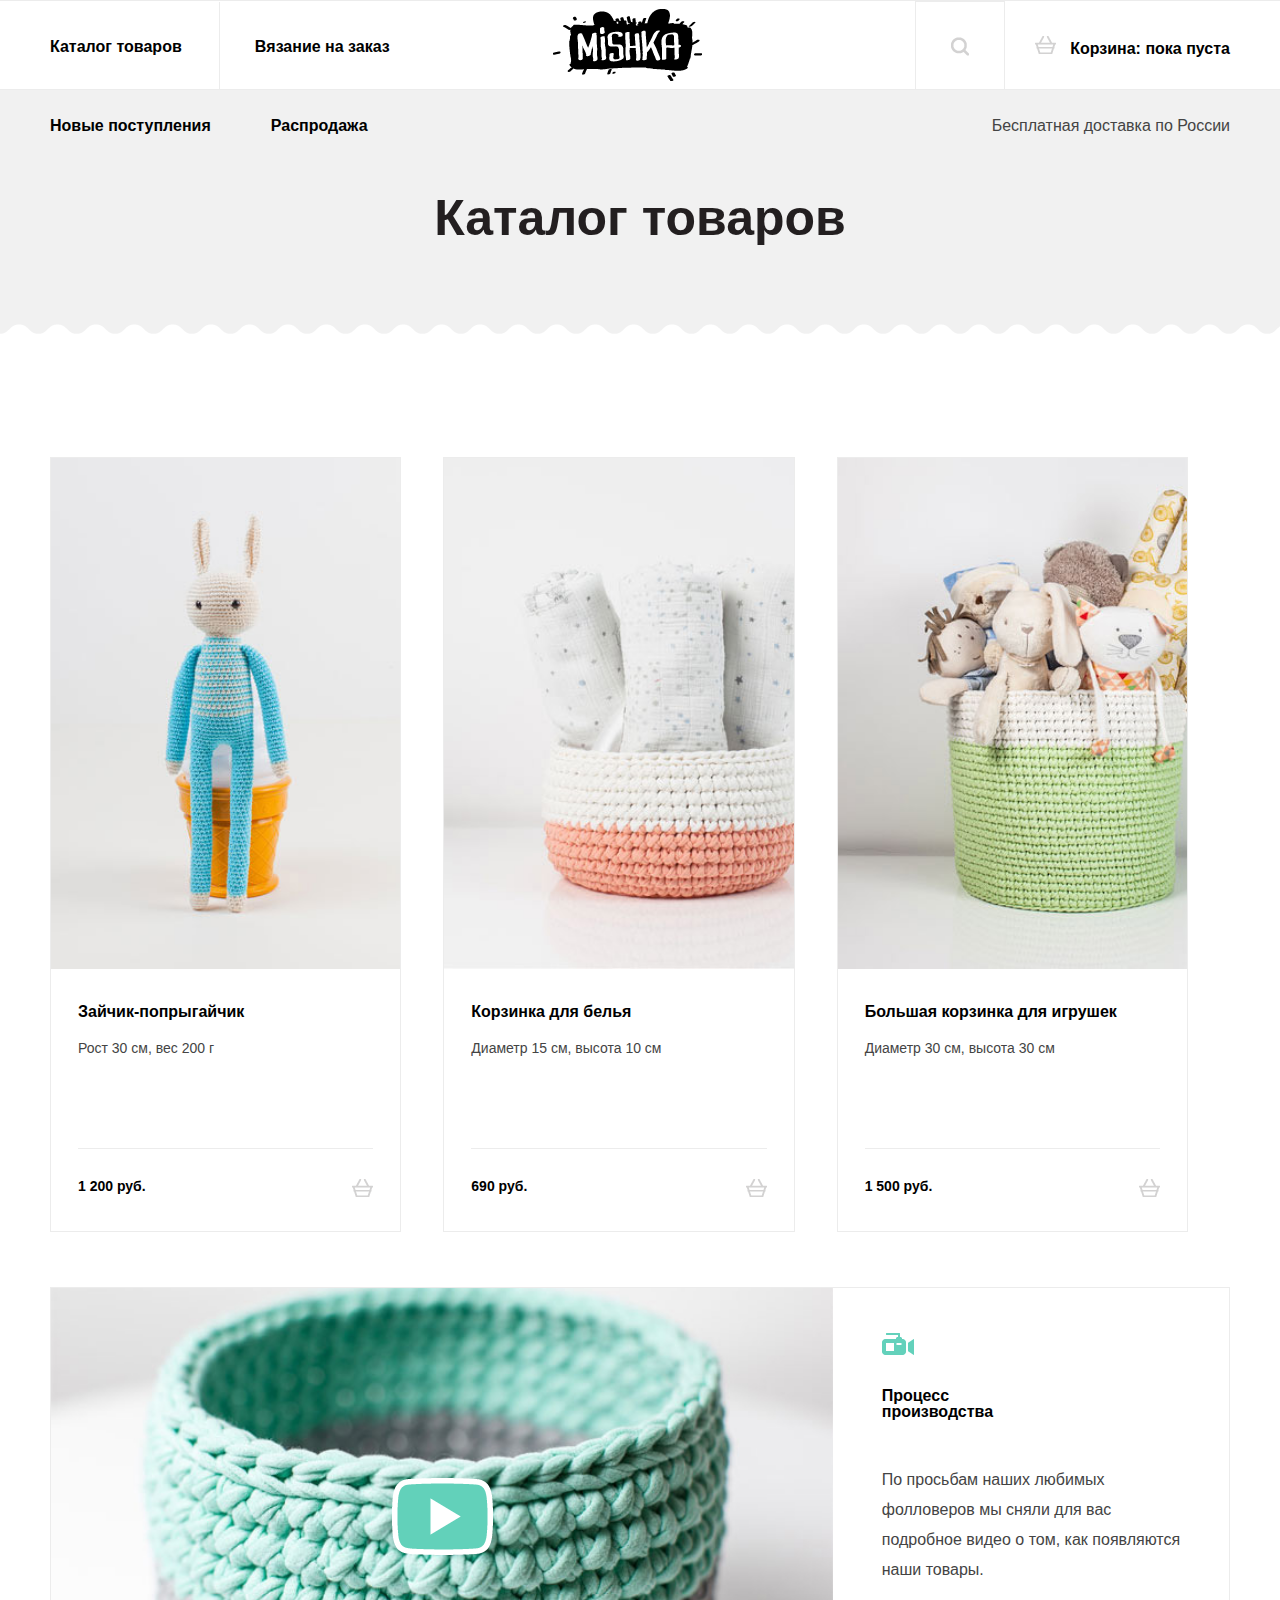
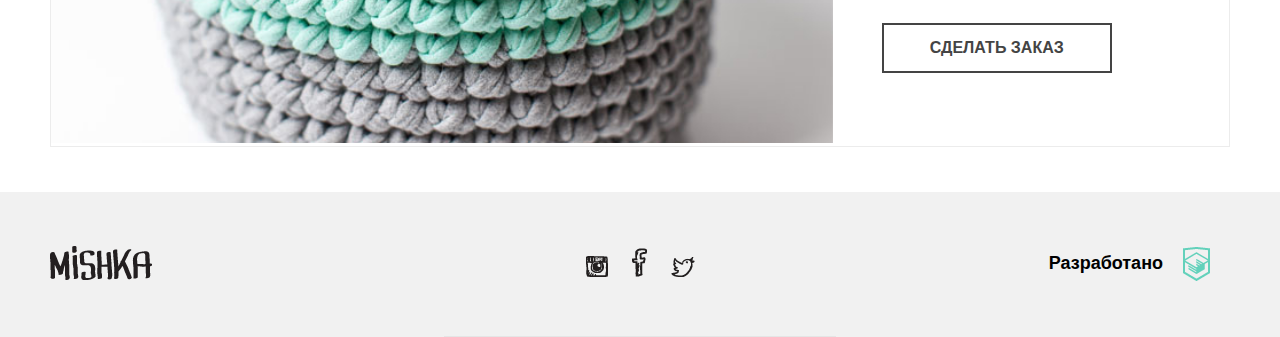
<file: catalog.html>
<!doctype html>
<html lang="en">
<head>
    <meta charset="utf-8">
    <meta http-equiv="X-UA-Compatible" content="IE=edge">
    <title>Website Title</title>
    <meta name="description" content="">
    <meta name="viewport" content="width=device-width, initial-scale=1">
    <link rel="stylesheet" href="styles/styles.css">
    <link href="https://fonts.googleapis.com/css?family=Open+Sans:300,400,700,800&amp;subset=cyrillic,cyrillic-ext"
          rel="stylesheet">
</head>
<body>
<header class="header header--mobile">
    <div class="container">
        <div class="header__content">
            <a href="index.html" class="header__logo">
                <i class="header__logo-img icon"></i>
            </a>
            <span class="header__sandwich "></span>
        </div>
    </div>
</header>
<header class="header header--tablet">
    <div class="container">
        <div class="header__content">
            <a href="index.html" class="header__tablet-logo">
                <i class="header__logo-img icon"></i>
            </a>
            <div class="header__nav">
                <div class="header__nav-wrapper">
                    <a href="#" class="header__nav-search icon"></a>
                </div>
                <div class="header__nav-cart icon">
                    <a href="#" class="header__nav-link icon"> Корзина: пока пуста</a>
                </div>
            </div>
        </div>
        <div class="header__nav-bottom">
            <div class="header__nav-menu">
                <div class="header__nav-left">
                    <a href="catalog.html">Каталог товаров</a>
                </div>
                <div class="header__nav-">
                    <a href="#">Вязание на заказ</a>
                </div>
            </div>
            <div class="header__nav-menu header__nav-menu--grey">
                <span>Бесплатная доставка по России</span>
            </div>
        </div>
    </div>
</header>
<header class="header-new">
    <div class="container ">
        <div class="header-new__top">
            <div class="header-new__block">
                <div class="header-new__nav">
                    <div class="header-new__nav-top">
                        <a href="catalog.html" class="header-new__link">Каталог товаров</a>
                    </div>
                    <div class="header-new__nav-top">
                        <a href="#" class="">Вязание на заказ</a>
                    </div>
                </div>
            </div>
            <div class="header-new__block header-new__logo">
                <a href="index.html">
                    <i class="header-new__icon icon"></i>
                </a>
            </div>
            <div class="header-new__block">
                <div class="header-new__user">
                    <div class="header-new__search">
                        <a href="catalog.html" class="header-new__search-icon icon "></a>
                    </div>

                    <div class="header-new__cart">
                        <a href="#" class="header-new__cart-icon "> Корзина: пока пуста</a>
                    </div>
                </div>
            </div>
        </div>
        <div class="header-new__bottom">
            <div class="header-new__nav">
                <div class="header-new__nav-bottom">
                    <a href="#">Новые поступления</a>
                </div>
                <div class="header-new__nav-bottom">
                    <a href="#">Распродажа</a>
                </div>
            </div>
            <div class="header-new__nav-delivery">
                <span>Бесплатная доставка по России</span>
            </div>
        </div>
    </div>
</header>
<div class="menu">
    <ul class="menu__nav">
        <li class="menu__item">
            <a href="">Каталог товаров</a>
        </li>
        <li class="menu__item">
            <a href="">Вязание на заказ</a>
        </li>
        <li class="menu__item menu__item--search">
            <a href="">Поиск по сайту</a>
        </li>
        <li class="menu__item menu__item--cart">
            <a href="">Корзина: пока пуста</a>
        </li>
    </ul>
</div>
<div class="catalog">
    <h2 class="catalog__title">Каталог товаров
        <div class="catalog__border--tablet"></div>
    </h2>
    <div class="container catalog__container">
        <article class="product">
                <div class="product__img-wrp">
                    <picture>
                        <source media="(min-width:1050px)" srcset="images/photo-1-desktop.jpg">
                        <source media="(min-width:600px)" srcset="images/photo-1-tablet.jpg">
                        <img class="product__img" src="images/photo-1.jpg" alt="">
                    </picture>
                </div>
                <div class="product__info">
                    <div class="product__description">
                        <h2 class="product__title">Зайчик-попрыгайчик</h2>
                        <span class="product__parameter">Рост 30 см, вес 200 г</span>
                    </div>
                    <div class="product__price">
                        <span class="product__value">1 200 руб.</span>
                        <div class="product__cart">
                            <i class="product__cart-img icon"></i>
                        </div>
                    </div>
                </div>
            </article>
        <article class="product">
            <div class="product__img-wrp">
                <picture>
                    <source media="(min-width:1050px)" srcset="images/photo-2-desktop.jpg">
                    <source media="(min-width:600px)" srcset="images/photo-2-tablet.jpg">
                    <img class="product__img" src="images/photo-2.jpg" alt="">
                </picture>
            </div>
            <div class="product__info">
                <div class="product__description">
                    <h2 class="product__title">Корзинка для белья</h2>
                    <span class="product__parameter">Диаметр 15 см, высота 10 см</span>
                </div>
                <div class="product__price">
                    <span class="product__value">690 руб.</span>
                    <div class="product__cart">
                        <i class="product__cart-img icon"></i>
                    </div>
                </div>
            </div>
        </article>
        <article class="product">
            <div class="product__img-wrp">
                <picture>
                    <source media="(min-width:1050px)" srcset="images/photo-3-desktop.jpg">
                    <source media="(min-width:600px)" srcset="images/photo-3-tablet.jpg">
                    <img class="product__img" src="images/photo-3.jpg" alt="">
                </picture>
            </div>
            <div class="product__info">
                <div class="product__description">
                    <h2 class="product__title">Большая корзинка для игрушек</h2>
                    <span class="product__parameter">Диаметр 30 см, высота 30 см</span>
                </div>
                <div class="product__price">
                    <span class="product__value">1 500 руб.</span>
                    <div class="product__cart">
                        <i class="product__cart-img icon"></i>
                    </div>
                </div>
            </div>
        </article>
    </div>
</div>
<div class="container">
    <div class="overview">
        <div class="overview__wrapper">
            <div class="overview__title-wrapper">
                <i class="overview__video-img icon"></i>
                <h3 class="overview__title">Процесс производства</h3>
            </div>
        </div>
        <div class="overview__video-wrap">
    <video id="video"  class="overview__video" preload="none">
        <source src="video/basket-crochet.mp4" type='video/mp4; codecs="avc1.42E01E, mp4a.40.2"'>
        <source src="video/basket-crochet.ogv" type='video/ogv; codecs="avc1.42E01E, mp4a.40.2"'>
        <source src="video/basket-crochet.webm" type='video/webm; codecs="avc1.42E01E, mp4a.40.2"'>
    </video>
    <div id="play-button" class="overview__btn"></div>
</div>
        <div class="overview__wrapper">
            <p class="overview__description">
                По просьбам наших любимых фолловеров мы сняли для вас подробное
                видео о том, как появляются наши товары.
            </p>
            <div class="overview__button button">
                <a href="form.html">Сделать заказ</a>
            </div>
        </div>
    </div>
</div>
<div class="footer">
    <div class="container footer__tablet">
        <div class="footer__block">
            <a href="index.html" class="footer__logo"></a>
        </div>
        <div class="footer__wrapper footer__block">
            <a href="https://www.instagram.com/" class="footer__social ">
                <i class="footer__social-insta icon"></i>
            </a>
            <a href="https://ru-ru.facebook.com/" class="footer__social">
                <i class="footer__social-fb icon"></i>
            </a>
            <a href="https://twitter.com/?lang=ru" class="footer__social">
                <i class="footer__social-twitter icon"></i>
            </a>
        </div>
        <div class="footer__develop footer__block">
            <a href="https://htmlacademy.ru" class="footer__develop-title">Разработано</a>
        </div>
    </div>
</div>
<script type="text/javascript" src="scripts/app.js"></script>
</body>
</html>
</file>
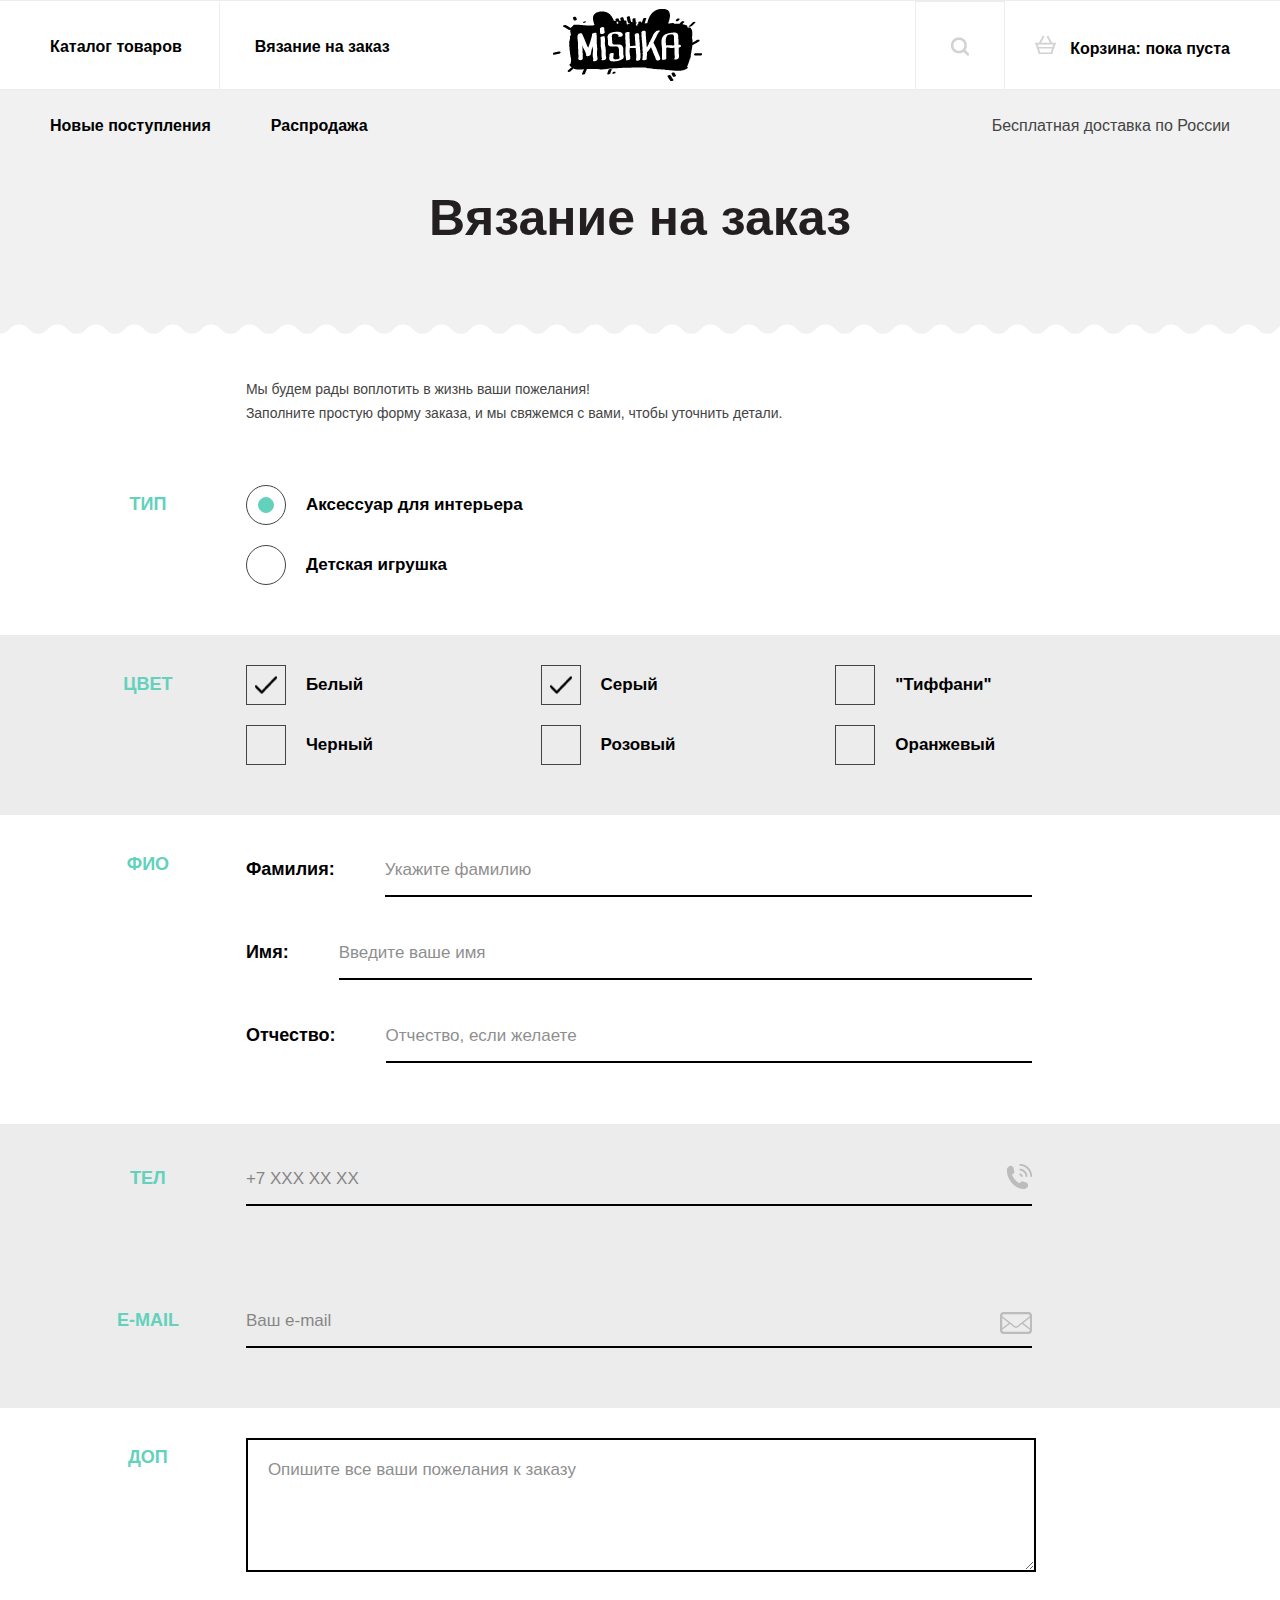
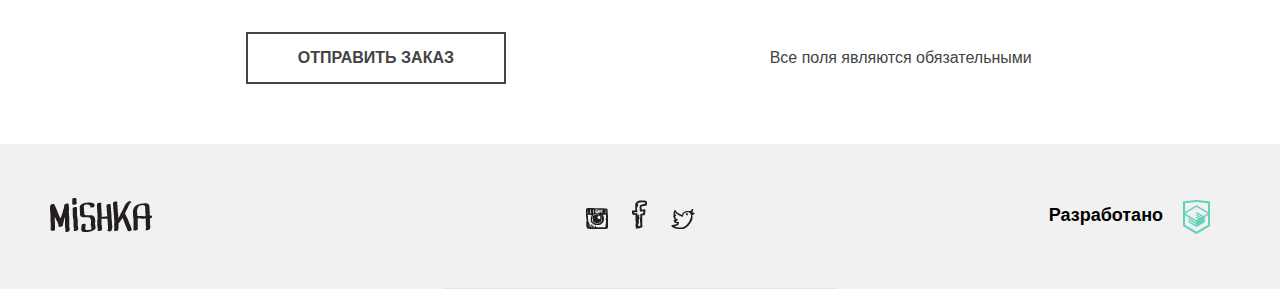
<file: form.html>
<!doctype html>
<html lang="en">
<head>
    <meta charset="utf-8">
    <meta http-equiv="X-UA-Compatible" content="IE=edge">
    <title>Website Title</title>
    <meta name="description" content="">
    <meta name="viewport" content="width=device-width, initial-scale=1">
    <link rel="stylesheet" href="styles/styles.css">
    <link href="https://fonts.googleapis.com/css?family=Open+Sans:300,400,700,800&amp;subset=cyrillic,cyrillic-ext"
          rel="stylesheet">
</head>
<body>
<header class="header header--mobile">
    <div class="container">
        <div class="header__content">
            <a href="index.html" class="header__logo">
                <i class="header__logo-img icon"></i>
            </a>
            <span class="header__sandwich "></span>
        </div>
    </div>
</header>
<header class="header header--tablet">
    <div class="container">
        <div class="header__content">
            <a href="index.html" class="header__tablet-logo">
                <i class="header__logo-img icon"></i>
            </a>
            <div class="header__nav">
                <div class="header__nav-wrapper">
                    <a href="#" class="header__nav-search icon"></a>
                </div>
                <div class="header__nav-cart icon">
                    <a href="#" class="header__nav-link icon"> Корзина: пока пуста</a>
                </div>
            </div>
        </div>
        <div class="header__nav-bottom">
            <div class="header__nav-menu">
                <div class="header__nav-left">
                    <a href="catalog.html">Каталог товаров</a>
                </div>
                <div class="header__nav-">
                    <a href="#">Вязание на заказ</a>
                </div>
            </div>
            <div class="header__nav-menu header__nav-menu--grey">
                <span>Бесплатная доставка по России</span>
            </div>
        </div>
    </div>
</header>
<header class="header-new">
    <div class="container ">
        <div class="header-new__top">
            <div class="header-new__block">
                <div class="header-new__nav">
                    <div class="header-new__nav-top">
                        <a href="catalog.html" class="header-new__link">Каталог товаров</a>
                    </div>
                    <div class="header-new__nav-top">
                        <a href="#" class="">Вязание на заказ</a>
                    </div>
                </div>
            </div>
            <div class="header-new__block header-new__logo">
                <a href="index.html">
                    <i class="header-new__icon icon"></i>
                </a>
            </div>
            <div class="header-new__block">
                <div class="header-new__user">
                    <div class="header-new__search">
                        <a href="catalog.html" class="header-new__search-icon icon "></a>
                    </div>

                    <div class="header-new__cart">
                        <a href="#" class="header-new__cart-icon "> Корзина: пока пуста</a>
                    </div>
                </div>
            </div>
        </div>
        <div class="header-new__bottom">
            <div class="header-new__nav">
                <div class="header-new__nav-bottom">
                    <a href="#">Новые поступления</a>
                </div>
                <div class="header-new__nav-bottom">
                    <a href="#">Распродажа</a>
                </div>
            </div>
            <div class="header-new__nav-delivery">
                <span>Бесплатная доставка по России</span>
            </div>
        </div>
    </div>
</header>
<div class="menu">
    <ul class="menu__nav">
        <li class="menu__item">
            <a href="">Каталог товаров</a>
        </li>
        <li class="menu__item">
            <a href="">Вязание на заказ</a>
        </li>
        <li class="menu__item menu__item--search">
            <a href="">Поиск по сайту</a>
        </li>
        <li class="menu__item menu__item--cart">
            <a href="">Корзина: пока пуста</a>
        </li>
    </ul>
</div>
<form action="/" class="form">
    <div class="form__description">
        <h2 class="form__title">Вязание на заказ
            <div class="form__border--tablet"></div>
        </h2>

        <div class="container">
            <p class="form__subtitle">
                <span class="form__description">Мы будем рады воплотить в жизнь ваши пожелания!</span>
                <span class="form__description">Заполните простую форму заказа, и мы свяжемся с вами,
                чтобы уточнить детали.</span>
            </p>
        </div>
    </div>
    <div class="container">
        <fieldset class="group">
            <legend class="group__legend">Тип</legend>
            <div class="group__wrapper">
                <span class="group__legend--tablet">Тип</span>
                <div class="group__right-coll">
                    <div class="test">
                        <div class="group__input-wrapper">
                            <input id="accessory" name="type" class="group__input" type="radio" checked>
                            <label for="accessory" class="group__label group__label--radio">
                                <span class="group__text">Аксессуар для интерьера</span></label>
                        </div>
                        <div class="group__input-wrapper">
                            <input id="toy" class="group__input" type="radio" name="type">
                            <label for="toy" class="group__label group__label--radio icon">
                                <span class="group__text">Детская игрушка</span></label>
                        </div>
                    </div>

                </div>
            </div>
        </fieldset>
    </div>
    <div class="container container--color">
        <fieldset class="group">
            <legend class="group__legend">Цвет</legend>
            <div class="group__wrapper ">
                <span class="group__legend--tablet">Цвет</span>
                <div class="group__right-coll group__right-coll--desktop">
                    <div class="group__input-wrapper width">
                        <input id="white" class="group__input" type="checkbox" checked>
                        <label for="white" class="group__label group__label--checkbox"><span
                                class="group__text">Белый</span></label>
                    </div>
                    <div class="group__input-wrapper width">
                        <input id="grey" class="group__input" type="checkbox" checked>
                        <label for="grey" class="group__label group__label--checkbox"><span
                                class="group__text">Серый</span></label>
                    </div>
                    <div class="group__input-wrapper width">
                        <input id="teal" class="group__input" type="checkbox">
                        <label for="teal" class="group__label group__label--checkbox"><span
                                class="group__text">"Тиффани"</span></label>
                    </div>
                    <div class="group__input-wrapper width">
                        <input id="black" class="group__input" type="checkbox">
                        <label for="black" class="group__label group__label--checkbox"><span
                                class="group__text">Черный</span></label>
                    </div>
                    <div class="group__input-wrapper width">
                        <input id="pink" class="group__input" type="checkbox">
                        <label for="pink" class="group__label group__label--checkbox"><span
                                class="group__text">Розовый</span></label>
                    </div>
                    <div class="group__input-wrapper width">
                        <input id="orange" class="group__input" type="checkbox">
                        <label for="orange" class="group__label group__label--checkbox"><span
                                class="group__text">Оранжевый</span></label>
                    </div>
                </div>
            </div>
        </fieldset>
    </div>
    <div class="container">
        <fieldset class="group">
            <legend class="group__legend">Фио</legend>
            <div class="group__wrapper ">
                <span class="group__legend--tablet">Фио</span>
                <div class="group__right-coll">
                    <div class="group__name-wrapper">
                        <label for="last" class="group__label-name"> Фамилия:</label>
                        <input id="last" class="group__placeholder" type="text" placeholder="Укажите фамилию">
                    </div>
                    <div class="group__name-wrapper">
                        <label for="name" class="group__label-name"> Имя:</label>
                        <input id="name" class="group__placeholder" type="text" placeholder="Введите ваше имя">
                    </div>
                    <div class="group__name-wrapper">
                        <label for="patr" class="group__label-name">Отчество:</label>
                        <input id="patr" class="group__placeholder" type="text" placeholder="Отчество, если желаете">
                    </div>
                </div>
            </div>
        </fieldset>
    </div>
    <div class="container container--color">
        <fieldset class="group">
            <legend class="group__legend">Тел</legend>
            <div class="group__name-wrapper group__wrapper">
                <span class="group__legend--tablet">Тел</span>
                <div class="group__right-coll group__right-coll--phone">
                    <input type="tel" class="group__placeholder" placeholder="+7 ХХХ ХХ ХХ" pattern="\+7\s?[\(]{0,1}9[0-9]{2}[\)]{0,1}\s?\d{3}[-]{0,1}\d{2}[-]{0,1}\d{2}">
                </div>
            </div>
        </fieldset>
        <fieldset class="group">
            <legend class="group__legend">E-mail</legend>
            <div class="group__name-wrapper group__wrapper">
                <span class="group__legend--tablet">E-mail</span>
                <div class="group__right-coll group__right-coll--mail">
                    <input type="email" class="group__placeholder" placeholder="Ваш e-mail">
                </div>

            </div>
        </fieldset>
    </div>
    <div class="container">
        <fieldset class="group ">
            <legend class="group__legend">Доп</legend>
            <div class="group__wrapper">
                <span class="group__legend--tablet">Доп</span>
                <div class="group__right-coll group__placeholder-textarea">
                    <textarea type="text" class="group__placeholder group__textarea"
                              placeholder="Опишите все ваши пожелания к заказу"></textarea>
                </div>
            </div>
        </fieldset>
        <div class="group ">
            <div class="group__wrapper group__send">
                <button class="group__button button">Отправить заказ</button>
                <span class="group__right-coll group__right-coll--desc">Все поля являются обязательными</span>
            </div>
        </div>

    </div>
</form>
<div class="footer">
    <div class="container footer__tablet">
        <div class="footer__block">
            <a href="index.html" class="footer__logo"></a>
        </div>
        <div class="footer__wrapper footer__block">
            <a href="https://www.instagram.com/" class="footer__social ">
                <i class="footer__social-insta icon"></i>
            </a>
            <a href="https://ru-ru.facebook.com/" class="footer__social">
                <i class="footer__social-fb icon"></i>
            </a>
            <a href="https://twitter.com/?lang=ru" class="footer__social">
                <i class="footer__social-twitter icon"></i>
            </a>
        </div>
        <div class="footer__develop footer__block">
            <a href="https://htmlacademy.ru" class="footer__develop-title">Разработано</a>
        </div>
    </div>
</div>
<script type="text/javascript" src="scripts/app.js"></script>
</body>
</html>
</file>
<file: styles/styles.css>
@charset "UTF-8";.header,.slick-slider{-webkit-box-sizing:border-box}.slick-loading .slick-slide,.slick-loading .slick-track{visibility:hidden}.slick-dots,ol,ul{list-style:none}.promo__parameter,table{border-collapse:collapse}.button,.group__legend,.promo__subtitle{text-transform:uppercase}a,abbr,acronym,address,applet,article,aside,audio,b,big,blockquote,body,canvas,caption,center,cite,code,dd,del,details,dfn,div,dl,dt,em,embed,fieldset,figcaption,figure,footer,form,h1,h2,h3,h4,h5,h6,header,hgroup,html,i,iframe,img,ins,kbd,label,legend,li,mark,menu,nav,object,ol,output,p,pre,q,ruby,s,samp,section,small,span,strike,strong,sub,summary,sup,table,tbody,td,tfoot,th,thead,time,tr,tt,u,ul,var,video{margin:0;padding:0;border:0;font:inherit;vertical-align:baseline}.header,h2{font-weight:700}.footer__develop,.footer__develop>*,.header__content,.header__logo-img{vertical-align:middle}article,aside,details,figcaption,figure,footer,header,hgroup,menu,nav,section{display:block}body{line-height:1;min-width:320px;padding:0;margin:auto;max-width:1280px}blockquote,q{quotes:none}blockquote:after,blockquote:before,q:after,q:before{content:'';content:none}table{border-spacing:0}.container{padding:0 30px}h2{font-size:23.54px;font-family:Verdana,sans-serif;line-height:30px}@media (min-width:768px){.container{padding:0 50px}.container--color{background-color:#ececec}h2{font-size:40px;line-height:50px}}@media (min-width:1150px){h2{font-size:50px;line-height:57px}}p,table{font-family:Open-Sans,sans-serif;font-size:14px;color:#444;line-height:24px}.slick-dots li button:before,.slick-next:before,.slick-prev:before{font-family:slick;-webkit-font-smoothing:antialiased;-moz-osx-font-smoothing:grayscale}a{text-decoration:none;color:inherit}.icon{display:inline-block}.slick-list,.slick-slider,.slick-track{position:relative;display:block}.zigzag{background-image:url(../images/zigzag-line.png);background-repeat:repeat-x;height:20px}@media (min-width:768px){.zigzag{margin-top:50px;background-image:url(../images/zigzag-desktop.png);background-repeat:repeat-x;height:50px}}header a:hover:hover{opacity:.6}header a:hover:active{opacity:.3}.slick-slider{box-sizing:border-box;-webkit-touch-callout:none;-webkit-user-select:none;-moz-user-select:none;-ms-user-select:none;user-select:none;-ms-touch-action:pan-y;touch-action:pan-y;-webkit-tap-highlight-color:transparent}.slick-list{overflow:hidden;margin:0;padding:0}.slick-list:focus{outline:0}.slick-list.dragging{cursor:pointer;cursor:hand}.slick-slider .slick-list,.slick-slider .slick-track{-webkit-transform:translate3d(0,0,0);-ms-transform:translate3d(0,0,0);transform:translate3d(0,0,0)}.slick-track{left:0;top:0;margin-left:auto;margin-right:auto}.slick-track:after,.slick-track:before{content:"";display:table}.slick-track:after{clear:both}.slick-slide{float:left;height:100%;min-height:1px;display:none}[dir=rtl] .slick-slide{float:right}.slick-slide img{display:block}.slick-slide.slick-loading img{display:none}.slick-slide.dragging img{pointer-events:none}.slick-initialized .slick-slide{display:block}.slick-vertical .slick-slide{display:block;height:auto;border:1px solid transparent}.slick-arrow.slick-hidden{display:none}.slick-dots,.slick-next,.slick-prev{position:absolute;display:block;padding:0}.slick-loading .slick-list{background:url(../images/ajax-loader.gif) center center no-repeat #fff}@font-face{font-family:slick;src:url(../fonts/slick.eot);src:url(../fonts/slick.eot?#iefix) format("embedded-opentype"),url(../fonts/slick.woff) format("woff"),url(../fonts/slick.ttf) format("truetype"),url(../fonts/slick.svg#slick) format("svg");font-weight:400;font-style:normal}.slick-next,.slick-prev{height:20px;width:20px;line-height:0;font-size:0;cursor:pointer;background:0 0;color:transparent;top:50%;-webkit-transform:translate(0,-50%);-ms-transform:translate(0,-50%);transform:translate(0,-50%);border:none;outline:0}.slick-next:focus,.slick-next:hover,.slick-prev:focus,.slick-prev:hover{outline:0;background:0 0;color:transparent}.slick-next:focus:before,.slick-next:hover:before,.slick-prev:focus:before,.slick-prev:hover:before{opacity:1}.slick-next.slick-disabled:before,.slick-prev.slick-disabled:before{opacity:.25}.slick-next:before,.slick-prev:before{font-size:20px;line-height:1;color:#fff;opacity:.75}.slick-prev{left:-25px}[dir=rtl] .slick-prev{left:auto;right:-25px}.slick-prev:before{content:"←"}.slick-next:before,[dir=rtl] .slick-prev:before{content:"→"}.slick-next{right:-25px}[dir=rtl] .slick-next{left:-25px;right:auto}[dir=rtl] .slick-next:before{content:"←"}.slick-dotted.slick-slider{margin-bottom:30px}.slick-dots{bottom:-25px;text-align:center;margin:0;width:100%}.slick-dots li{position:relative;display:inline-block;height:20px;width:20px;margin:0 5px;padding:0;cursor:pointer}.slick-dots li button{border:0;background:0 0;display:block;height:20px;width:20px;outline:0;line-height:0;font-size:0;color:transparent;padding:5px;cursor:pointer}.header__logo-img,.header__nav-search,.header__sandwich,.header__sandwich--close{background-image:url(../images/sprite.png)}.slick-dots li button:focus,.slick-dots li button:hover{outline:0}.slick-dots li button:focus:before,.slick-dots li button:hover:before{opacity:1}.slick-dots li button:before{position:absolute;top:0;left:0;content:"•";width:20px;height:20px;font-size:6px;line-height:20px;text-align:center;color:#000;opacity:.25}.header,.header__nav-menu{font-family:Verdana,sans-serif}.slick-dots li.slick-active button:before{color:#000;opacity:.75}.contact__link:hover:active,.footer__develop-title:active,.footer__logo:active,.footer__social-insta:active,.footer__social-twitter:active,.group__label--checkbox:active:before,.group__label--radio:active:before,.nav__container:active,.nav__item-title:active{opacity:.3}.header{box-sizing:border-box;height:80px;border-top:1px #ececec solid;border-bottom:1px #ececec solid;font-size:16px}.header__content{position:relative;text-align:center;line-height:80px}.header__logo-img{background-position:-263px 0;width:86px;height:35px}@media (min-width:768px){.header__content{text-align:left;display:-webkit-box;display:-ms-flexbox;display:flex;-webkit-box-pack:justify;-ms-flex-pack:justify;justify-content:space-between}.header__logo-img{background-image:url(../images/sprite.png);background-position:0 -149px;width:113px;height:46px}}.header__sandwich{display:inline-block;position:absolute;right:0;background-position:-327px -236px;width:20px;height:14px;top:50%;-webkit-transform:translateY(-50%);-ms-transform:translateY(-50%);transform:translateY(-50%)}.nav,.nav__promo{position:relative}.header__sandwich--close{background-position:-240px -139px;width:21px;height:20px}.header--tablet{display:none}@media (min-width:768px){.header--tablet{display:block}.header--tablet-logo{background-image:url(../images/sprite.png);background-position:0 -149px;width:113px;height:46px}.header--mobile{display:none}}@media (min-width:1150px){.header--tablet{display:none}}.header__nav-left{padding-right:35px}.header__nav-bottom{color:#000;z-index:5;position:relative;display:-webkit-box;display:-ms-flexbox;display:flex;-webkit-box-pack:justify;-ms-flex-pack:justify;justify-content:space-between;margin-top:20px;width:100%}.header__nav-search{background-position:-238px -159px;width:18px;height:19px}@media (min-width:768px){.header__nav-search:hover{background-image:url(../images/sprite.png);background-position:-149px -100px;width:18px;height:19px}}.header__nav-wrapper{margin-right:30px;width:17px;height:17px;display:inline;padding:30px;border:1px solid #ececec}.header__nav-link:before,.header__nav-link:hover:before{background-image:url(../images/sprite.png);width:21px;height:18px;display:inline-block;margin-right:10px;content:''}.header__nav-link:before{background-position:-263px -236px}.header__nav-link:hover:before{background-position:-284px -236px}.header__nav-menu{font-size:14px;width:50%;display:-webkit-box;display:-ms-flexbox;display:flex}.nav__menu,.promo__subtitle{font-family:Open-Sans,sans-serif}.header__nav-menu--grey{color:#444;font-weight:400;text-align:right;display:inline-block}.nav__promo{background-image:url(../images/hero-mobile.jpg);background-repeat:no-repeat;background-size:cover;background-position:center;text-align:center;min-height:300px}.nav__title{margin-top:90px;display:inline-block;width:260px}@media (min-width:768px){.nav__promo{background-image:url(../images/hero-tablet.jpg);background-repeat:no-repeat;background-size:cover;background-position:bottom center;text-align:center;min-height:746px}.nav__title{margin-top:163px;width:500px}}@media (min-width:1150px){.nav__promo{background-image:url(../images/hero-desktop.jpg);background-repeat:no-repeat;background-size:cover;background-position:center;text-align:center;min-height:746px}.nav__title{width:630px;margin:163px auto auto}.nav__item:hover{-webkit-transform:translateY(-5px);-ms-transform:translateY(-5px);transform:translateY(-5px)}}.nav__item{background:#63d1bb;width:100%;z-index:1}.nav__item-interior,.nav__item-toy-svg{background-image:url(../images/sprite.png)}.nav__item-interior{background-position:-263px -35px;width:40px;height:62px}.nav__item-toy-svg{background-position:0 -195px;width:60px;height:60px}.nav__item-title{color:#fff;font-size:18px;font-weight:700;width:25%;line-height:24px}.about__item,.button,.promo{font-size:16px}@media (min-width:768px){.nav__menu{display:-webkit-box;display:-ms-flexbox;display:flex;margin:0 50px}.nav__item{margin-top:-120px}}.nav__item-image-wrapper{width:60px;text-align:center;margin-right:-3px}.nav__item--dark{background:#56c3b2}@media (min-width:768px) and (max-width:1150px){.nav__border--tablet{height:24px;z-index:5;background-image:url(../images/zigzag-fill.png);background-repeat:repeat;width:100%;position:absolute;bottom:-5px}}@media (min-width:1150px){.nav__border--tablet{height:24px;z-index:5;background-image:url(../images/zigzag-fill-desktop.png);background-repeat:repeat;width:100%;position:absolute;bottom:-5px}.promo{margin-top:130px}}.nav__container{display:-webkit-box;display:-ms-flexbox;display:flex;-webkit-box-pack:justify;-ms-flex-pack:justify;justify-content:space-between;-webkit-box-align:center;-ms-flex-align:center;align-items:center;height:120px;padding:0 30px}.promo{position:relative}.promo__title{margin-top:33px;margin-bottom:15px}@media (min-width:768px){.promo__title{margin-bottom:0}}@media (min-width:1150px){.promo__title{-webkit-box-ordinal-group:2;-ms-flex-order:1;order:1;line-height:50px;z-index:2;width:83%}}.promo__title-wrapper{margin-bottom:35px}.promo__subtitle{color:#56c3b2;font-weight:700;font-size:16px}.button,.promo__price{color:#444;font-weight:700;text-align:center}@media (min-width:768px){.promo__title-wrapper{display:-webkit-box;display:-ms-flexbox;display:flex;-webkit-box-pack:justify;-ms-flex-pack:justify;justify-content:space-between;-webkit-box-align:end;-ms-flex-align:end;align-items:flex-end;margin-top:30px}.promo__subtitle{width:80px;text-align:center}.promo__img{width:50%;float:right}}@media (min-width:1150px){.promo__title-wrapper{display:block;margin-left:16.66667%;position:relative;margin-bottom:-100px;z-index:2}.promo__subtitle{position:absolute;bottom:0;left:-125px}}.promo__price{font-family:Verdana,sans-serif;margin-top:30px}.promo__img img{width:100%}.promo__parameter{width:100%;margin-top:30px}.promo__item{height:40px;-webkit-box-sizing:border-box;box-sizing:border-box}.promo__item td{border-bottom:1px #ececec solid}.promo__item td:first-child{width:40%}.promo__description{width:95%}.promo__content{position:relative}.promo__content:after{content:'';clear:both;display:table}@media (min-width:768px){.promo__button.button{-webkit-box-ordinal-group:3;-ms-flex-order:2;order:2;margin-bottom:0}.promo__block1,.promo__block2{width:50%;float:left;padding-right:45px;-webkit-box-sizing:border-box;box-sizing:border-box}.promo__block2{position:absolute;bottom:0;-webkit-box-sizing:border-box;box-sizing:border-box}.about__advantage{display:-webkit-box;display:-ms-flexbox;display:flex;-webkit-box-pack:justify;-ms-flex-pack:justify;justify-content:space-between}}@media (min-width:1150px){.promo__block1,.promo__block2{margin-top:170px;width:33.2%;margin-left:16.6%}.promo__block2{margin-top:50px}}.button{font-family:Open-Sans,sans-serif;padding:15px;border:2px solid #444;margin:38px auto;background:0 0;-webkit-box-sizing:border-box;box-sizing:border-box}.about__icon-1,.about__icon-2,.about__icon-3,.about__icon-4,.about__icon-5,.about__icon-6,.contact__title--icon{background-image:url(../images/sprite.png)}.button:hover{background-color:#444;color:#fff}.button:active{color:rgba(255,255,255,.3)}.about{margin:35px 0}@media (min-width:1150px){.about__container--tablet{width:66.4%;margin:auto;padding:0}}.about__title{margin-bottom:35px}.about__item{list-style-type:none;font-family:Verdana,sans-serif;font-weight:700;margin-bottom:30px}.contact__info,.slider{font-family:Open-Sans,sans-serif}@media (min-width:768px){.about__item{width:70%}}.about__item-wrapper{width:55px;text-align:center;margin-left:-5px;margin-bottom:25px}.about__icon-1{background-position:-263px -199px;width:32px;height:37px}.about__icon-2{background-position:-303px -35px;width:35px;height:34px}.about__icon-3{background-position:-263px -149px;width:47px;height:27px}.about__icon-4{background-position:-263px -176px;width:55px;height:23px}.about__icon-5{background-position:-303px -69px;width:34px;height:27px}.about__icon-6{background-position:-295px -199px;width:33px;height:32px}@media (min-width:1150px){.contact{display:-webkit-box;display:-ms-flexbox;display:flex;-ms-flex-wrap:wrap;flex-wrap:wrap;position:relative;margin-bottom:105px}}.contact__title-wrapper{margin-bottom:35px;display:-webkit-box;display:-ms-flexbox;display:flex;-webkit-box-pack:justify;-ms-flex-pack:justify;justify-content:space-between;-webkit-box-align:center;-ms-flex-align:center;align-items:center}.contact__title--icon{background-position:-216px 0;width:47px;height:81px;display:none}@media (min-width:768px){.contact__title--icon{display:block}}.contact__address,.contact__info{display:-webkit-box;display:-ms-flexbox}.contact__info{margin-bottom:40px;display:flex;font-size:14px;color:#444;line-height:30px}@media (min-width:768px){.contact__info{width:50%;display:inline-block}}.contact__name{margin-right:35px}.contact__link{border-bottom:1px #63d1bb solid}.contact__link:hover:hover{color:#63d1bb}.contact__map{height:457px;width:100%}@media (min-width:1150px){.contact__title-wrapper{-webkit-box-pack:start;-ms-flex-pack:start;justify-content:flex-start}.contact__title{-webkit-box-ordinal-group:2;-ms-flex-order:1;order:1;-webkit-box-pack:start;-ms-flex-pack:start;justify-content:flex-start;margin-left:23%}.contact__info{width:100%;display:-webkit-box;display:-ms-flexbox;display:flex;font-size:16px}.contact__map{width:50%}.contact__wrapper{width:66.66667%;-webkit-box-orient:vertical;-webkit-box-direction:normal;-ms-flex-direction:column;flex-direction:column;margin-left:33.33333%}}@media (min-width:768px){.contact__wrapper{display:-webkit-box;display:-ms-flexbox;display:flex}}.contact__address{display:flex;max-width:190px}.product__price,.slider__arrows{display:-webkit-box;display:-ms-flexbox}.contact__button{max-width:230px}@media (min-width:1150px){.contact__address{width:50%}.contact__button{position:absolute;bottom:0;margin:0;left:16.6%;width:230px}.contact__container{width:50%}}.slider{color:#444}.footer__develop-title,.menu{font-family:Verdana,sans-serif;font-weight:700}.slider__arrows{display:flex}@media (min-width:768px){.slider__arrows{position:absolute;bottom:105px;right:70px}.reviews{background-image:url(../images/review.jpg);background-repeat:no-repeat;padding:85px 0}}.slider__wrapper{width:300px;margin-bottom:30px}.slider__description{margin-bottom:35px;display:block;line-height:30px}.slider__name{font-weight:700;color:#000;display:block;margin-bottom:10px}.reviews{position:relative}.reviews__title{margin-bottom:35px}@media (min-width:768px){.reviews__button{position:absolute;top:50px;right:50px;-webkit-box-sizing:border-box;box-sizing:border-box;width:175px}}@media (min-width:1150px){.reviews__button{width:16.6%}.reviews__container-left{width:66.4%;margin:auto}.reviews__container-right{width:16.6%;margin:auto}}.arrow__next,.arrow__prev{background-image:url(../images/sprite.png);width:50px;height:26px}.arrow{cursor:pointer}.arrow__prev{background-position:-263px -97px}.arrow__next{background-position:-263px -123px}.arrow__wrapper{border:2px solid #ececec;padding:13px 0;width:50%;text-align:center}@media (min-width:768px){.arrow__prev{margin-right:40px}.arrow__wrapper{border:none}.footer__block{width:33.3%;padding:31px 0}}.arrow__wrapper:nth-child(1){border-right-width:1px}.arrow__wrapper:nth-child(2){border-left-width:1px}.footer{background-color:#f1f1f1}.footer__social-insta,.footer__social-insta:hover{background-image:url(../images/sprite.png);width:22px;height:21px}.footer__develop,.footer__social{padding:25px 0;display:inline-block}.footer__wrapper{border-bottom:1px #e5e5e5 solid;text-align:center}.footer__social{margin-right:20px}.footer__social:last-child{margin-right:0}.footer__social-insta{background-position:-216px -159px}.footer__social-insta:hover{background-position:-241px -115px}.footer__social-fb,.footer__social-fb:hover{background-image:url(../images/sprite.png);width:15px;height:29px}.footer__social-fb{background-position:-328px -199px}.footer__social-fb:hover{background-position:-243px -81px}.footer__social-twitter,.footer__social-twitter:hover{width:24px;height:20px;background-image:url(../images/sprite.png)}.footer__social-fb:active{opacity:.3}.footer__social-twitter{background-position:-318px -176px}.footer__social-twitter:hover{background-position:-216px -139px}.footer__develop{text-align:center}.footer__develop-title{margin-right:20px;font-size:18px}.footer__develop-title:after{content:'';background-image:url(../images/sprite.png);background-position:-216px -81px;width:27px;height:34px;display:inline-block;margin-left:20px;vertical-align:middle}.footer__logo,.footer__logo:hover{background-image:url(../images/sprite.png);width:102px;height:34px}.footer__logo{background-position:-113px -149px;display:none}.footer__logo:hover{background-position:-60px -195px}@media (min-width:768px){.footer__develop{text-align:right}.footer__logo{display:inline-block}.footer__tablet{display:-webkit-box;display:-ms-flexbox;display:flex;-webkit-box-pack:justify;-ms-flex-pack:justify;justify-content:space-between;-webkit-box-align:center;-ms-flex-align:center;align-items:center}}.menu{display:none;font-size:16px;position:absolute;z-index:2;background:#fff;width:100%}.menu__cart{background-image:url(../images/sprite.png);background-position:-263px -236px;width:21px;height:18px}.menu__item{border-bottom:1px #ececec solid;padding:33px 0 33px 70px;position:relative}.menu__item--cart:before,.menu__item--search:before{background-image:url(../images/sprite.png);display:inline-block;content:'';position:absolute;left:30px}.menu__item--search:before{background-position:-238px -159px;width:18px;height:19px}.menu__item--cart:before{background-position:-263px -236px;width:21px;height:18px}.catalog,.catalog__title{position:relative}.catalog__title{background:#f1f1f1;padding:100px 0;text-align:center;color:#231f20}@media (min-width:1150px){.catalog__container{display:-webkit-box;display:-ms-flexbox;display:flex;-webkit-box-pack:justify;-ms-flex-pack:justify;justify-content:space-between}}.product{-webkit-box-sizing:border-box;box-sizing:border-box;border:1px solid #ececec;margin-top:30px}@media (min-width:768px){.catalog__border--tablet{height:24px;background:url(../images/zigzag-fill.png);width:100%;position:absolute;bottom:-1px}.product{display:-webkit-box;display:-ms-flexbox;display:flex;margin-top:55px}.product:hover{-webkit-box-shadow:0 12px 20px 0 rgba(0,0,0,.1);box-shadow:0 12px 20px 0 rgba(0,0,0,.1);-webkit-transition:all .2s;transition:all .2s}.product:active{-webkit-box-shadow:0 6px 10px 0 rgba(0,0,0,.1);box-shadow:0 6px 10px 0 rgba(0,0,0,.1);-webkit-transition:all .2s;transition:all .2s}}.product__title{font-size:16px;margin-bottom:16px;line-height:24px}.product__description{padding-bottom:30px}@media (min-width:1150px){.product{display:inline-block;width:33.33333%;margin-right:42px;margin-top:110px}.product__description,.product__price{margin:31px 27px}}.product__parameter{font-family:Open-Sans,sans-serif;font-size:14px;color:#444}.overview__title,.product__value{font-family:Verdana,sans-serif;font-weight:700}.product__value{display:inline-block;font-size:14px}.product__price{border-top:1px #ececec solid;display:flex;padding-top:30px;-webkit-box-pack:justify;-ms-flex-pack:justify;justify-content:space-between}.group,.product__info{-ms-flex-direction:column}.product__info{display:-webkit-box;display:-ms-flexbox;display:flex;-webkit-box-orient:vertical;-webkit-box-direction:normal;flex-direction:column;-webkit-box-pack:justify;-ms-flex-pack:justify;justify-content:space-between;padding:30px}@media (min-width:768px){.product__info{width:50%}}@media (min-width:1150px){.product__info{width:100%;padding:0}}.product__cart-img{background-image:url(../images/sprite.png);background-position:-263px -236px;width:21px;height:18px}.product__img{width:100%;display:block}.overview{margin-top:30px;margin-bottom:45px;border:1px solid #ececec}@media (min-width:768px){.product__img-wrp{width:50%}.overview{display:-webkit-box;display:-ms-flexbox;display:flex;-webkit-box-orient:vertical;-webkit-box-direction:normal;-ms-flex-direction:column;flex-direction:column;margin-top:55px}}@media (min-width:1150px){.product__img-wrp{width:100%}.overview{display:block}.overview:after{content:'';clear:both;display:table;-webkit-box-sizing:border-box;box-sizing:border-box}}.overview__title{font-size:16px;width:60%}.overview__title-wrapper{display:-webkit-box;display:-ms-flexbox;display:flex;margin:30px 0;-webkit-box-align:center;-ms-flex-align:center;align-items:center}.overview__video{width:100%;background:url(../images/video.jpg) 50% 50%/cover no-repeat;background-size:cover}.overview__video-wrap{position:relative;width:100%}@media (min-width:768px){.overview__video{background:url(../images/video-tablet.jpg) 50% 50%/cover no-repeat}.overview__video-wrap{-webkit-box-ordinal-group:1;-ms-flex-order:0;order:0}}@media (min-width:1150px){.overview__title-wrapper{display:block;margin:45px 0}.overview__title{margin-top:30px}.overview__video{background:url(../images/video-desktop.jpg) 50% 50%/cover no-repeat;height:455px}.overview__video-wrap{float:left;width:66.4%}}.overview__video-img{background-image:url(../images/sprite.png);background-position:-313px -123px;width:32px;height:22px;margin-right:20px}.overview__wrapper{padding:0 28px}@media (min-width:1150px){.overview__wrapper{float:right;width:33.3%;-webkit-box-sizing:border-box;box-sizing:border-box}}.overview__description{margin-top:35px;font-size:16px}@media (min-width:768px){.overview__wrapper{-webkit-box-ordinal-group:2;-ms-flex-order:1;order:1;padding:0 45px}.overview__description{margin-top:0;line-height:30px}}.overview__btn{background-image:url(../images/sprite/youtube.png);background-repeat:no-repeat;width:101px;height:77px;position:absolute;left:0;right:0;top:0;bottom:0;margin:auto;background-size:contain;background-position:center;z-index:2}@media (min-width:768px){.overview__button.button{display:inline-block;width:100%}}.form{font-size:18px;font-weight:700;font-family:Open-Sans,sans-serif}.form__title{background:#f1f1f1;padding:100px 0;text-align:center;color:#231f20;position:relative}.form__subtitle{margin:30px 0;font-weight:400}.group__input-wrapper,.group__label-name{margin-bottom:20px}@media (min-width:1150px){.overview__button.button{width:230px}.form__description{display:block}.form__subtitle{display:block;-webkit-box-orient:horizontal;-webkit-box-direction:reverse;-ms-flex-direction:row-reverse;flex-direction:row-reverse;width:83.3%;margin-left:16.6%}}.group,.group__wrapper{-webkit-box-orient:vertical}.group,.group__right-coll,.group__wrapper{-webkit-box-direction:normal}.form input[type=checkbox],.form input[type=radio]{display:none}::-webkit-input-placeholder{color:#444}::-moz-placeholder{color:#444}:-moz-placeholder{color:#444}:-ms-input-placeholder{color:#444}.group{border-top:1px #63d1bb solid;flex-direction:column;padding:30px 0}.group:last-child{border:none}@media (min-width:768px){.form__border--tablet{height:24px;z-index:5;background-image:url(../images/zigzag-fill.png);background-repeat:repeat;width:100%;position:absolute;bottom:-1px}.group{display:-webkit-box;display:-ms-flexbox;display:flex;border:none}}.group__wrapper{display:-webkit-box;display:-ms-flexbox;display:flex;-ms-flex-direction:column;flex-direction:column}.group__legend{color:#63d1bb;padding:30px 30px 30px 0;display:inline-block}.group__legend--tablet{display:none;margin-top:10px}@media (min-width:768px){.group__wrapper{-webkit-box-orient:horizontal;-webkit-box-direction:normal;-ms-flex-direction:row;flex-direction:row}.group__legend{display:none;width:25%}.group__legend--tablet{display:block;color:#63d1bb;text-transform:uppercase;width:25%}.group__label-name{margin-right:50px}}@media (min-width:1150px){.group__legend--tablet{width:16.6%;text-align:center}}.group__label{position:relative;font-family:Verdana,sans-serif;font-size:0;font-weight:700}.group__label-name{display:block}.group__label--checkbox:before,.group__label--radio:before{width:40px;height:40px;display:inline-block;content:'';vertical-align:middle}.group__label--radio:before{border:1px solid #444;border-radius:50%;-webkit-box-sizing:border-box;box-sizing:border-box}.group__label--radio:hover:before{border-color:#63d1bb}.group__label--radio:active:before{border-color:#444}.group__label--checkbox:before{border:1px solid #444;-webkit-box-sizing:border-box;box-sizing:border-box}.group__label--checkbox:hover:before{border-color:#63d1bb}.group__label--checkbox:active:before{border-color:#444}.group__input:checked~.group__label--radio:after{content:'';width:16px;height:16px;border:1px solid #63d1bb;border-radius:50%;display:block;background-color:#63d1bb;position:absolute;top:50%;left:20px;-webkit-transform:translate(-50%,-50%);-ms-transform:translate(-50%,-50%);transform:translate(-50%,-50%);-webkit-box-sizing:border-box;box-sizing:border-box}.group__input:checked~.group__label--checkbox:after{background-image:url(../images/sprite.png);background-position:-305px -236px;width:22px;height:17px;content:'';display:block;position:absolute;top:50%;left:20px;-webkit-transform:translate(-50%,-50%);-ms-transform:translate(-50%,-50%);transform:translate(-50%,-50%);-webkit-box-sizing:border-box;box-sizing:border-box}.group__text{display:inline-block;max-width:75%;vertical-align:middle;margin-left:20px;font-size:17px;line-height:20px}.group__name-wrapper{margin-bottom:30px}@media (min-width:768px){.group__input-wrapper{min-width:50%}.group__text{margin-right:30px}.group__name-wrapper{display:-webkit-box;display:-ms-flexbox;display:flex;-webkit-box-align:baseline;-ms-flex-align:baseline;align-items:baseline;width:100%}}.group__placeholder{border:none;outline:0;font-family:Verdana,sans-serif;font-size:17px;border-bottom:2px #000 solid;padding:15px 0;background:0 0;width:100%}.group__placeholder:hover{border-color:#63d1bb}.group__placeholder-textarea{border:2px solid #000}.group__placeholder-textarea:hover{border-color:#63d1bb}.group__right-coll{display:-webkit-box;display:-ms-flexbox;display:flex;-webkit-box-orient:vertical;-ms-flex-direction:column;flex-direction:column}.group__right-coll--mail:after,.group__right-coll--phone:after,.group__right-coll--phone:hover:after{content:'';display:inline-block;background-image:url(../images/sprite.png)}.group__right-coll--phone{position:relative}.group__right-coll--phone:after{position:absolute;right:0;top:20%;background-position:-310px -149px;width:25px;height:25px}.group__right-coll--phone:hover:after{background-position:-216px -115px;width:25px;height:24px}.group__right-coll--mail{position:relative}.group__right-coll--mail:after{position:absolute;right:0;top:30%;background-position:-313px -97px;width:32px;height:22px}.group__right-coll--desc{display:none;color:#444;font-weight:400;font-size:16px;font-family:Open-Sans,sans-serif}@media (min-width:768px){.group__right-coll--desc{display:inline-block;text-align:right}.group__right-coll{-webkit-box-orient:horizontal;-webkit-box-direction:normal;-ms-flex-direction:row;flex-direction:row;-ms-flex-wrap:wrap;flex-wrap:wrap;width:75%}}@media (min-width:1150px){.group__input-wrapper{min-width:25%}.group__right-coll{-webkit-box-orient:horizontal;-webkit-box-direction:normal;-ms-flex-direction:row;flex-direction:row;-ms-flex-wrap:wrap;flex-wrap:wrap;width:66.6%}.group__right-coll--desktop{width:75%}}.group__button{margin:0;min-width:260px}.group__send{margin-bottom:30px}@media (min-width:768px){.group__send{-webkit-box-align:baseline;-ms-flex-align:baseline;align-items:baseline;-webkit-box-pack:justify;-ms-flex-pack:justify;justify-content:space-between}}@media (min-width:1150px){.group__send{width:66.6%;margin-left:16.6%}}.group__textarea{border:none;height:130px;padding:20px;-webkit-box-sizing:border-box;box-sizing:border-box}.test{width:100%}input:invalid{border-bottom:2px #f0b1b1 solid}@media (min-width:1150px){.width{width:33.3%;display:-webkit-box;display:-ms-flexbox;display:flex}}::-webkit-input-placeholder{opacity:.6;-webkit-transition:opacity .3s ease;transition:opacity .3s ease}::-moz-placeholder{opacity:.6;-webkit-transition:opacity .3s ease;transition:opacity .3s ease}:-moz-placeholder{opacity:.6;-webkit-transition:opacity .3s ease;transition:opacity .3s ease}:-ms-input-placeholder{opacity:.6;-webkit-transition:opacity .3s ease;transition:opacity .3s ease}:focus::-webkit-input-placeholder{opacity:0;-webkit-transition:opacity .3s ease;transition:opacity .3s ease}:focus::-moz-placeholder{opacity:0;-webkit-transition:opacity .3s ease;transition:opacity .3s ease}:focus:-moz-placeholder{opacity:0;-webkit-transition:opacity .3s ease;transition:opacity .3s ease}:focus:-ms-input-placeholder{opacity:0;-webkit-transition:opacity .3s ease;transition:opacity .3s ease}.header-new{-webkit-box-sizing:border-box;box-sizing:border-box;height:90px;border-top:1px #ececec solid;border-bottom:1px #ececec solid;display:none;font-size:16px;font-weight:700;font-family:Verdana,sans-serif}@media (min-width:1150px){.header-new{display:block}}.header-new__bottom,.header-new__top{display:-webkit-box;display:-ms-flexbox}.header-new__icon{background-image:url(../images/sprite.png);background-position:0 0;width:149px;height:72px}.header-new__top{display:flex;-webkit-box-pack:justify;-ms-flex-pack:justify;justify-content:space-between;-webkit-box-align:center;-ms-flex-align:center;align-items:center}.header-new__bottom{display:flex;-webkit-box-pack:justify;-ms-flex-pack:justify;justify-content:space-between;margin-top:26px;z-index:5;position:relative}.header-new__nav{display:-webkit-box;display:-ms-flexbox;display:flex}.header-new__nav-top{padding:37px 37px 37px 0;border-right:1px #ececec solid;margin-right:35px}.header-new__nav-top:last-child{border-right:none;margin:0;padding-right:0}.header-new__nav-bottom{margin-right:60px;height:200px}.header-new__search-icon,.header-new__search-icon:hover{background-image:url(../images/sprite.png);width:18px;height:19px}.header-new__nav-delivery{color:#444;font-weight:400}.header-new__logo{margin-left:-50px}.header-new__search{padding:35px;border:1px solid #ececec;display:inline-block;margin-right:30px}.header-new__search-icon{display:block;background-position:-238px -159px}.header-new__search-icon:hover{background-position:-149px -100px}.header-new__user{display:-webkit-box;display:-ms-flexbox;display:flex;-webkit-box-pack:end;-ms-flex-pack:end;justify-content:flex-end;-webkit-box-align:center;-ms-flex-align:center;align-items:center}.header-new__cart-icon:before,.header-new__cart-icon:hover:before{content:'';background-image:url(../images/sprite.png);width:21px;height:18px;display:inline-block;margin-right:10px}.header-new__cart-icon:before{background-position:-263px -236px}.header-new__cart-icon:hover:before{background-position:-284px -236px}.video{width:100%;border:1px solid #000}.wrapper{display:table;position:relative;width:50%}.playpause{background-image:url(http://png-4.findicons.com/files/icons/2315/default_icon/256/media_play_pause_resume.png);background-repeat:no-repeat;width:50%;height:50%;position:absolute;left:0;right:0;top:0;bottom:0;margin:auto;background-size:contain;background-position:center}
</file>
